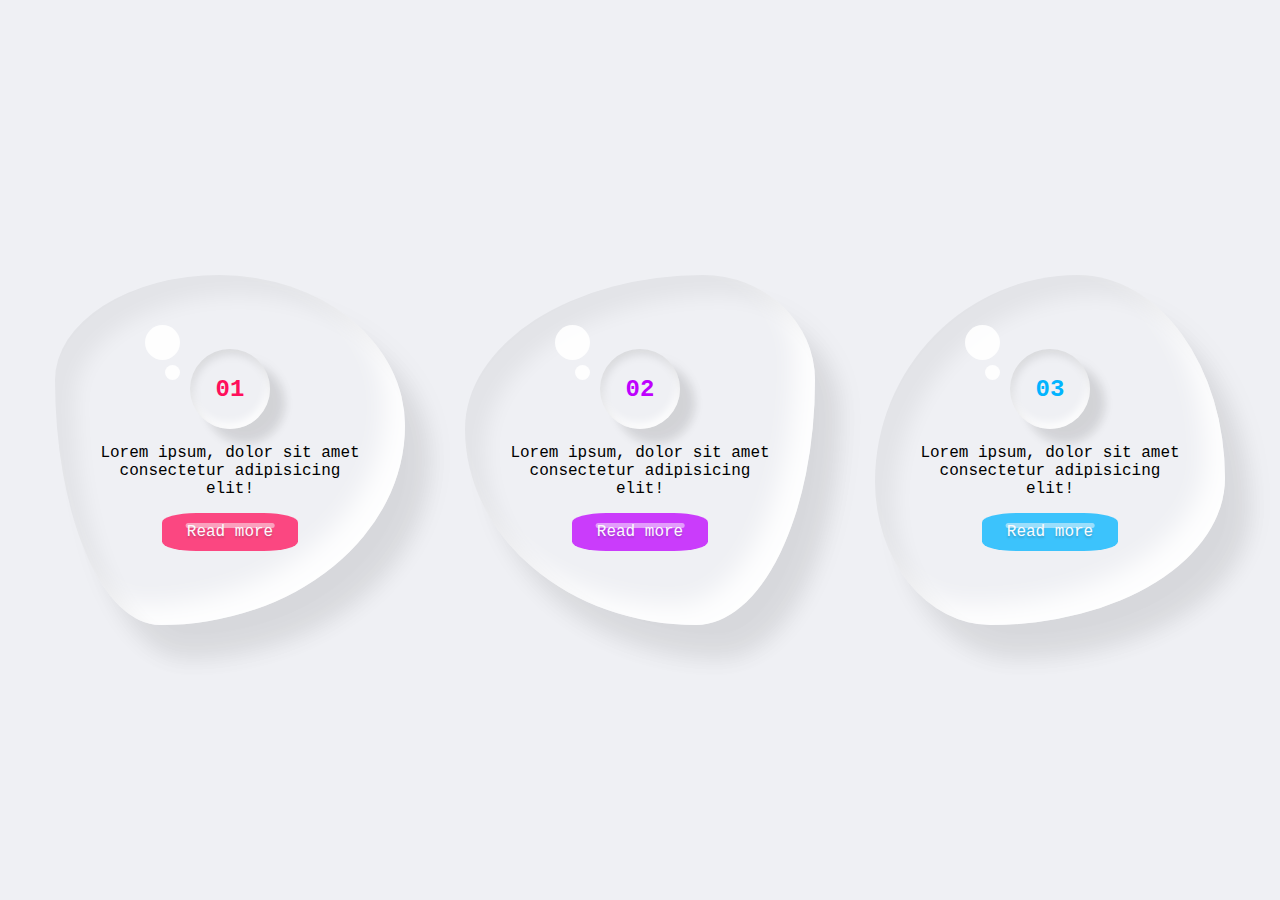
<file: project1.html>
<!DOCTYPE html>
<html lang="en">
<head>
    <meta charset="UTF-8">
    <meta http-equiv="X-UA-Compatible" content="IE=edge">
    <meta name="viewport" content="width=device-width, initial-scale=1.0">
    <title>Water drop</title>
    <link rel="stylesheet" href="project1.css">
</head>
<body>
    <div class="container">
        <div class="drop" style="--clr:#ff0f5b;">
            <div class="content">
        <h2>01</h2>
        <p>Lorem ipsum, dolor sit amet consectetur adipisicing elit!</p>
        <a href="#">Read more</a>
         </div>
        </div>  

        <div class="drop" style="--clr:#be01fe;">
            <div class="content">
        <h2>02</h2>
        <p>Lorem ipsum, dolor sit amet consectetur adipisicing elit!</p>
        <a href="#">Read more</a>
            </div>
        </div> 

        <div class="drop" style="--clr:#01b4ff;">
            <div class="content">
        <h2>03</h2>
        <p>Lorem ipsum, dolor sit amet consectetur adipisicing elit!</p>
        <a href="#">Read more</a>
        </div>
        </div>  

    </div>
</body>
</html>
</file>
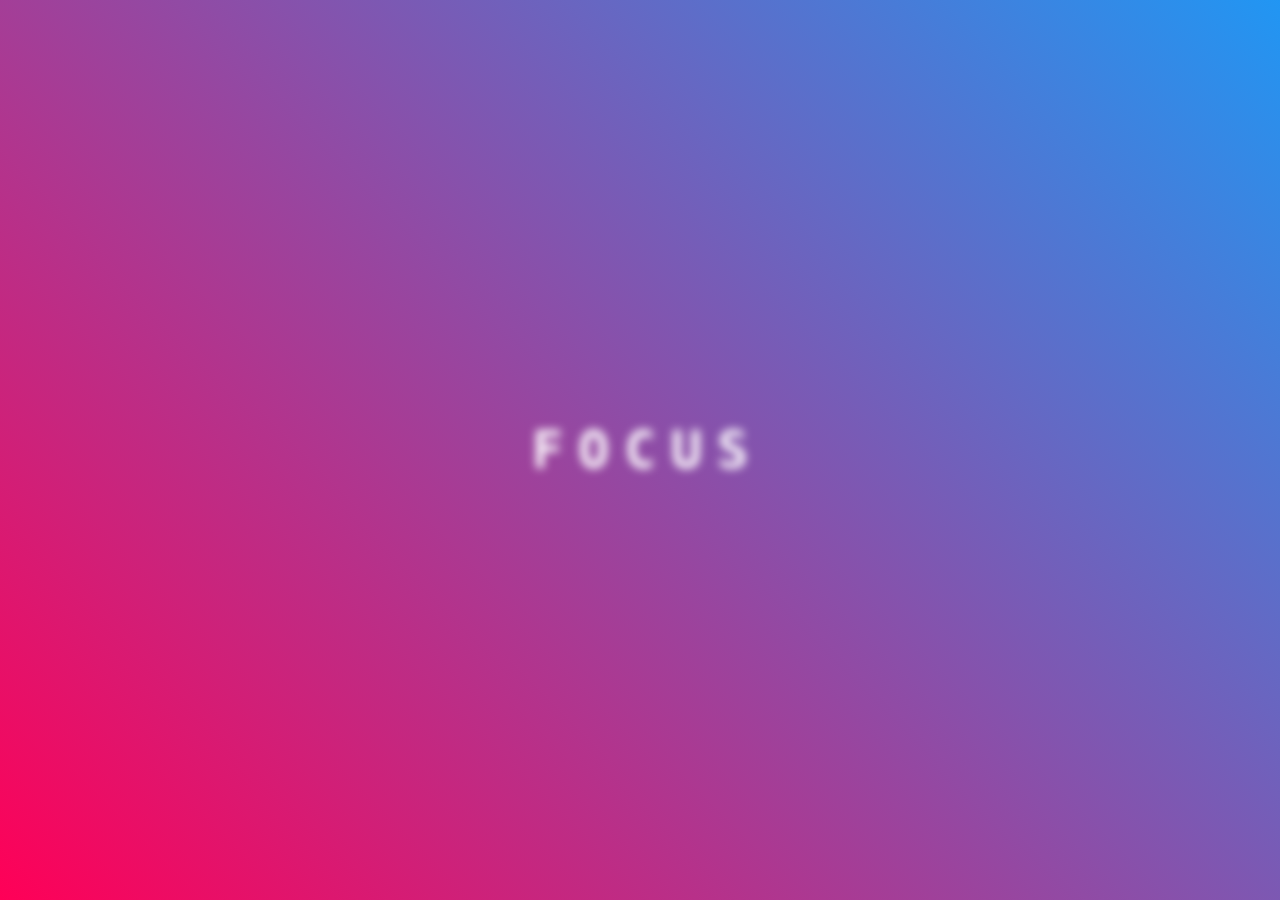
<file: project2.html>
<!DOCTYPE html>
<html lang="en">
<head>
    <meta charset="UTF-8">
    <meta http-equiv="X-UA-Compatible" content="IE=edge">
    <meta name="viewport" content="width=device-width, initial-scale=1.0">
    <title>FOCUS</title>
    <link rel="stylesheet" href="project2.css">
</head>
<body>
    <h2>
        <span><i></i>F</span>
        <span><i></i>O</span>
        <span><i></i>C</span>
        <span><i></i>U</span>
        <span><i></i>S</span>
    </h2>
</body>
</html>
</file>
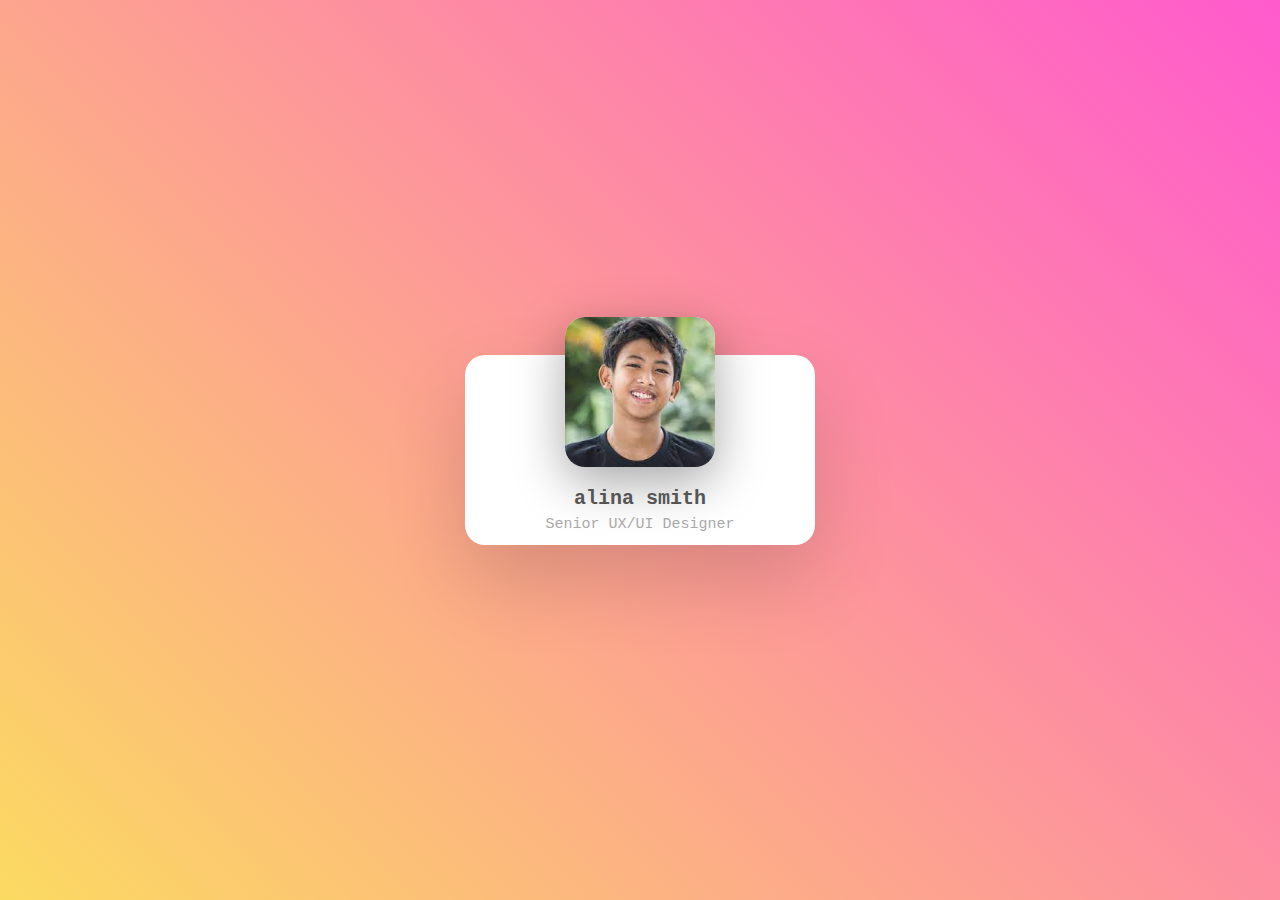
<file: project4.html>
<!DOCTYPE html>
<html lang="en">
<head>
    <meta charset="UTF-8">
    <meta http-equiv="X-UA-Compatible" content="IE=edge">
    <meta name="viewport" content="width=device-width, initial-scale=1.0">
    <title>card hover</title>
    <link rel="stylesheet" href="project4.css">
</head>
<body>
    <div class="card">
        <div class="imgbx">
            <img src="img.jpg" alt="mainimg">
        </div>
        <div class="content">
            <div class="details">
                <h2>alina smith <br> <span>Senior UX/UI Designer</span> </h2>
                <div class="data">
                    <h3>342<br> <span>Posts</span></h3>
                    <h3>120k<br> <span>Followers</span></h3>
                    <h3>267<br> <span>Following</span></h3>
                </div>
                <div class="actionbtn">
                    <button>Follow</button>
                    <button>Message</button>
                </div>
            </div>
        </div>
    </div>
</body>
</html>
</file>
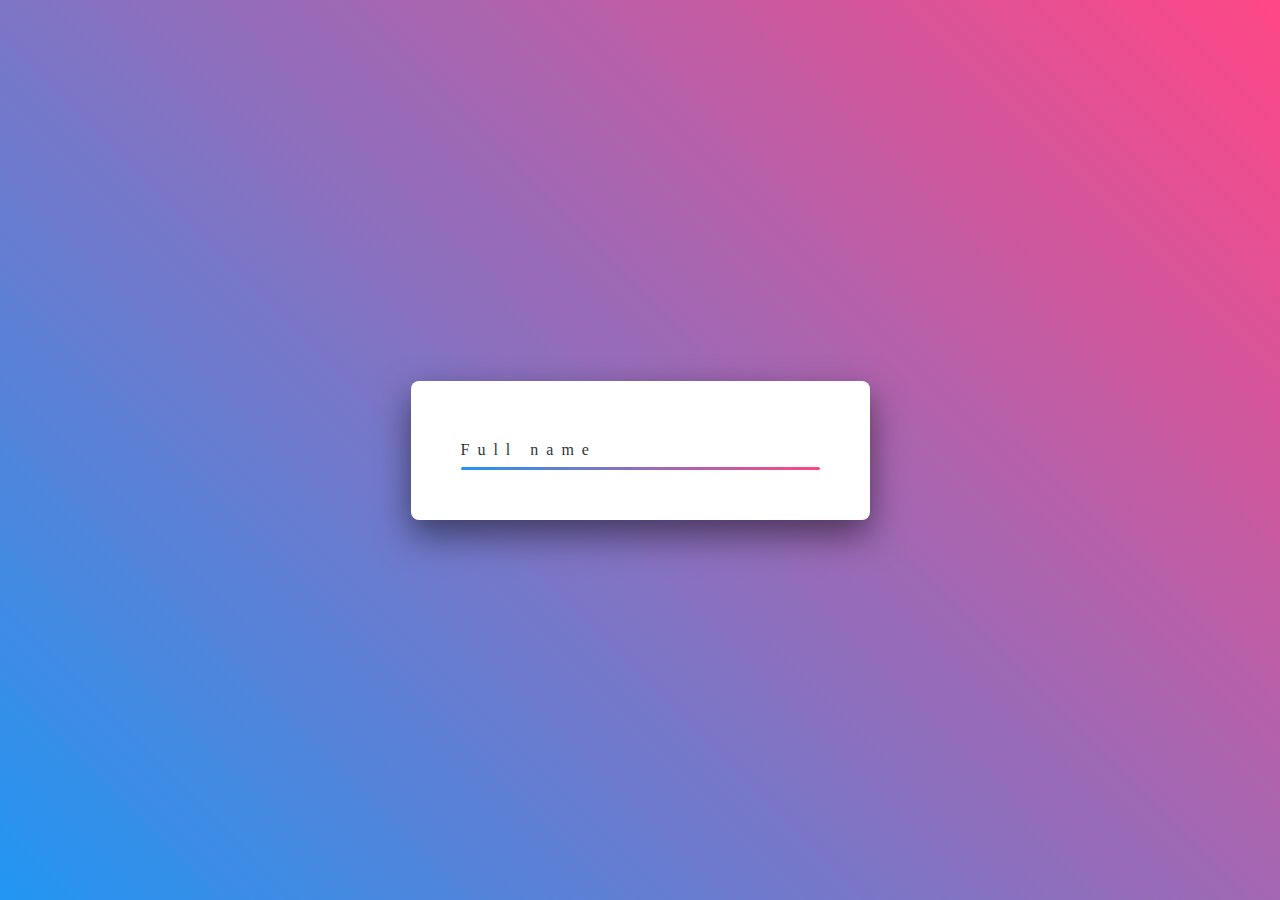
<file: project6.html>
<!DOCTYPE html>
<html lang="en">
<head>
    <meta charset="UTF-8">
    <meta http-equiv="X-UA-Compatible" content="IE=edge">
    <meta name="viewport" content="width=device-width, initial-scale=1.0">
    <title>form</title>
    <link rel="stylesheet" href="project6.css">
</head>
<body>
    <div class="container">
        <div class="inputbox">
            <input type="text" required="required">
            <span>Full name</span>
            <i></i>
        </div>
    </div>
</body>
</html>
</file>
<file: project1.css>
*{
  margin: 0px;
  padding: 0px;
  box-sizing: border-box;
  font-family: 'Courier New', Courier, monospace;

}
body{
    display: flex;
    justify-content: center;
    align-items: center;
    min-height: 100vh;
    background: #eff0f4;
}
.container{
    position: relative;
    display: flex;
    justify-content: center;
    align-items: center;
    flex-wrap: wrap;
    padding: 50px 0;
    gap: 40px 60px;

}

.container .drop{
 position: relative;
 width: 350px;
 height: 350px;
 box-shadow: inset 20px 20px 20px rgba(0, 0, 0, 0.05),
 25px 35px 20px rgba(0, 0, 0, 0.05),
 25px 30px 30px rgba(0, 0, 0, 0.05),
 inset -20px -20px 25px rgba(255, 255, 255, 0.9);
 display: flex;
    justify-content: center;
    align-items: center;
 transition: 0.5s;
}

.container .drop:nth-child(1){
    border-radius: 47% 53% 70% 30% / 30% 43% 57% 70%;
}
.container .drop:nth-child(2){
    border-radius:68% 32% 34% 66% / 44% 30% 70% 56% ;
}

.container .drop:nth-child(3){
    border-radius:58% 42% 67% 33% / 59% 58% 42% 41%   ;
}


.container .drop:hover{
    border-radius: 50%;
}

.container .drop::before{
content: '';
position: absolute;
top: 50px;
left: 90px;
width: 35px;
height: 35px;
background: #fff;
border-radius: 50%;
opacity: 0.9;    
}

.container .drop::after{
    content: '';
    position: absolute;
    top: 90px;
    left: 110px;
    width: 15px;
    height: 15px;
    background: #fff;
    border-radius: 50%;
    opacity: 0.9;    
}

.container .drop .content{
position: relative;
display: flex;
justify-content: center;
align-items: center;
flex-direction: column;
text-align: center;
padding: 40px;
gap: 15px;
}

.container .drop .content h2
{
    position: relative;
    width: 80px;
    height: 80px;
    background: #eff0f4;
    border-radius: 50%;
    box-shadow: inset 2px 5px 10px rgba(0, 0, 0, 0.1),
    inset -2px -5px 10px rgba(255, 255, 255, 1),
    15px 15px 10px rgba(0, 0, 0, 0.1),
    15px 10px 15px rgba(0, 0, 0, 0.025);
    display: flex;
    justify-content: center;
    align-items: center;
    color: var(--clr);
}
.container .drop .content a{
    position: relative;
    padding: 10px 25px;
    background: var(--clr);
    text-decoration: none;
    color: #fff;
    border-radius: 25%;
    font-weight: 500;
    text-shadow: 0 2px 2px rgba(0, 0, 0, 0.25);
    opacity: 0.75;
    transition: 0.5s;
}
.container .drop .content a:hover{

    opacity: 1;
}

.container .drop .content a::before{

    content: '';
    position: absolute;
    width: 65%;
    height: 5px;
    left: 50%;
    transform: translateX(-50%);
    border-radius: 5px;
    background: rgba(255, 255, 255, 0.5);
}
</file>
<file: project2.css>
*{
    padding: 0;
    margin: 0;
    box-sizing: border-box;
    font-family: monospace;
}
body{
    display: flex;
    justify-content: center;
    align-items: center;
    min-height: 100vh;
    background: linear-gradient(45deg, #ff0057, #2196f3);
}
h2{
    position: relative;
    display: flex;
    gap: 5px;
    color: #fff;
    font-size: 4em;
    cursor: pointer;
}
h2 span{
position: relative;
filter: blur(5px);
padding: 0 5px;
transition: 0.5s;
}
h2 span:hover{
filter: blur(0px);
transition: 0s;
}
h2 span i {
    position: absolute;
    inset: 0;
     background: transparent;
}
h2 span:hover i:before {
  content: '';
  position: absolute;
  top: 0;
  left: 0;
  width: 4px;
  height: 9px;
  background: #fff;
  box-shadow: 0 53px #fff,
  36px 53px #fff,
  36px 0 #fff;
}

h2 span:hover i:after {
    content: '';
    position: absolute;
    top: 0;
    left: 0;
    width: 9px;
    height: 3px;
    background: #fff;
    box-shadow: 0 60px #fff,
    30px 60px #fff,
    30px 0 #fff;
}
</file>
<file: project4.css>
*{
    margin: 0;
    padding: 0;
    box-sizing: border-box;
    font-family: 'Courier New', Courier, monospace;
}

body{
    display: flex;
    justify-content: center;
    align-items: center;
    min-height: 100vh;
    background: linear-gradient(45deg, #fbda61, #ff5acd);
}
.card{
    position: relative;
    width: 350px;
     height: 190px; 
    background: #fff;
    border-radius: 20px;
    transition: 0.5s;
    box-shadow: 0 35px 80px rgba(0, 0, 0, 0.15);
}

.card:hover{
    height: 400px;
}

.imgbx{
    position: absolute;
    left: 50%;
    top: -20%;
    transform: translateX(-50%);
    width: 150px;
    height: 150px;
    background: #fff;
    border-radius: 20px;
    box-shadow: 0 15px 50px rgba(0, 0, 0, 0.35);
    overflow: hidden;
    transition: 0.5s;
}

.card:hover .imgbx{
    width: 200px;
    height: 200px;
}

.imgbx img{
position: absolute;
top: 0;
left: 0;
width: 100%;
height: 100%;
object-fit: cover;
}


.card .content{
    position: absolute;
    width: 100%;
    height: 100%;
    display: flex;
    justify-content: center;
    align-items: flex-end;
    overflow: hidden;
}

.card .content .details{
    padding: 40px;
    text-align: center;
    width: 100%;
    transition: 0.5s;
    transform: translateY(150px);
    overflow: hidden;
}

.card:hover .content .details{
    transform: translateY(0px);
}

.card .content .details h2{
    font-size: 1.25em;
    font-weight: 600;
    color: #555;
    line-height: 1.2em;
}

.card .content .details h2 span{
    font-size: 0.75em;
    font-weight: 500;
    opacity: 0.5;
}

.card .content .details .data{
    display: flex;
    justify-content: space-around;
    margin: 20px 0;

}

.card .content .details .data h3{
    font-size: 1em;
    color: #555;
    line-height: 1.2em;
    font-weight: 600;

}

.card .content .details .data h3 span{
    font-size: 0.85em;
    font-weight: 400;
    opacity: 0.5;

}

.card .content .details .actionbtn{
    display: flex;
    justify-content: space-between;
    gap: 20px;
}

.card .content .details .actionbtn button{
padding: 10px 30px;
border-radius: 5px;
border: none;
outline: none;
font-size: 1em;
font-weight: 500;
background: #ff5acd;
color: #fff;
cursor: pointer;
}

.card .content .details .actionbtn button:nth-child(2){
    border: 1px solid #999;
    color: #999;
    background: #fff;
}
</file>
<file: project6.css>
*{
    margin: 0;
    padding: 0;
    box-sizing: border-box;
}
body{
    display: flex;
    justify-content: center;
    align-items: center;
    min-height: 100vh;
    background: linear-gradient(45deg, #2196f3, #ff4685);
}
.container{
    position: relative;
    padding: 50px;
    background: #fff;
    display: flex;
    justify-content: center;
    align-items: center;
    border-radius: 8px;
    box-shadow: 0 15px 35px rgba(0, 0, 0, 0.5);
}
.container .inputbox{
    position: relative;
    width: 359px;
}
.container .inputbox input{
    position: relative;
    background: transparent;
    padding: 8px 10px;
    border: none;
    width: 100%;
    outline: none;
    background: transparent;
    color: #fff;
    font-size: 1.25em;
    letter-spacing: 0.05em;
    z-index: 2;
}
.container .inputbox span{
position: absolute;
left: 0;
padding: 10px 0;
pointer-events: none;
font-size: 1em;
transition: 0.5s;
color: #333;
letter-spacing: 0.5em;
}

.container .inputbox input:valid ~ span,
.container .inputbox input:focus ~ span{
    font-size: 0.85em;
    transform: translatey(-32px);

}
.container .inputbox i{
    position: absolute;
    bottom: 0;
    left: 0;
    width: 100%;
    height: 3px;
    background: linear-gradient(45deg, #2196f3, #ff4685);
transition: 0.5s;
z-index: 1;
border-radius: 4px;
pointer-events: none;
}

.container .inputbox input:valid~ i,
.container .inputbox input:focus~ i{
height: 100%;
box-shadow: inset  0 0 10px rgba(0, 0, 0, 0.25);
}

@media(max-width: 473px){
    .container .inputbox{
        width: 260px;   
    }

    .container .inputbox span{
       
        padding: 7px 0;
        font-size: 0.8em;
        letter-spacing: 0.3em;
        }
}

@media(max-width: 473px){
  .container{
    padding: 30px;
  }


    .container .inputbox{
        width: 200px;   
    
    }
}
</file>
